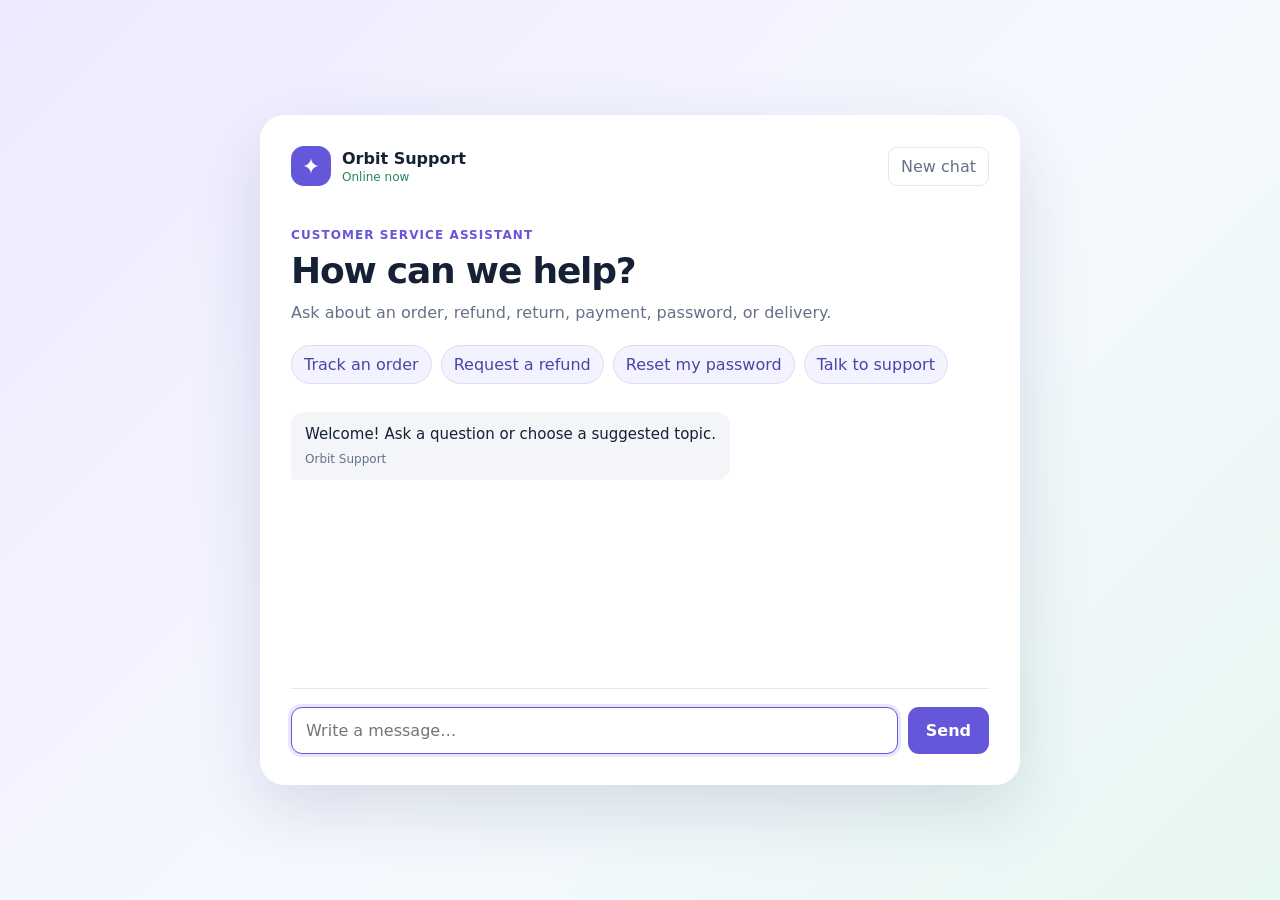
<file: customer-service-chatbot-v2/index.html>
<!doctype html>
<html lang="en">
  <head>
    <meta charset="utf-8">
    <meta name="viewport" content="width=device-width, initial-scale=1">
    <title>Orbit Support Chat</title>
    <link rel="stylesheet" href="styles.css">
  </head>
  <body>
    <main class="shell">
      <header>
        <div class="brand"><span>✦</span><div><strong>Orbit Support</strong><small>Online now</small></div></div>
        <button id="restart" type="button">New chat</button>
      </header>
      <section class="intro">
        <p class="eyebrow">Customer service assistant</p>
        <h1>How can we help?</h1>
        <p>Ask about an order, refund, return, payment, password, or delivery.</p>
      </section>
      <div class="suggestions" id="suggestions">
        <button type="button">Track an order</button>
        <button type="button">Request a refund</button>
        <button type="button">Reset my password</button>
        <button type="button">Talk to support</button>
      </div>
      <section class="chat" id="chat" aria-live="polite"></section>
      <form id="chat-form">
        <label class="visually-hidden" for="message">Your message</label>
        <input id="message" autocomplete="off" maxlength="280" placeholder="Write a message…">
        <button class="send" type="submit">Send</button>
      </form>
    </main>
    <script src="app.js"></script>
  </body>
</html>
</file>
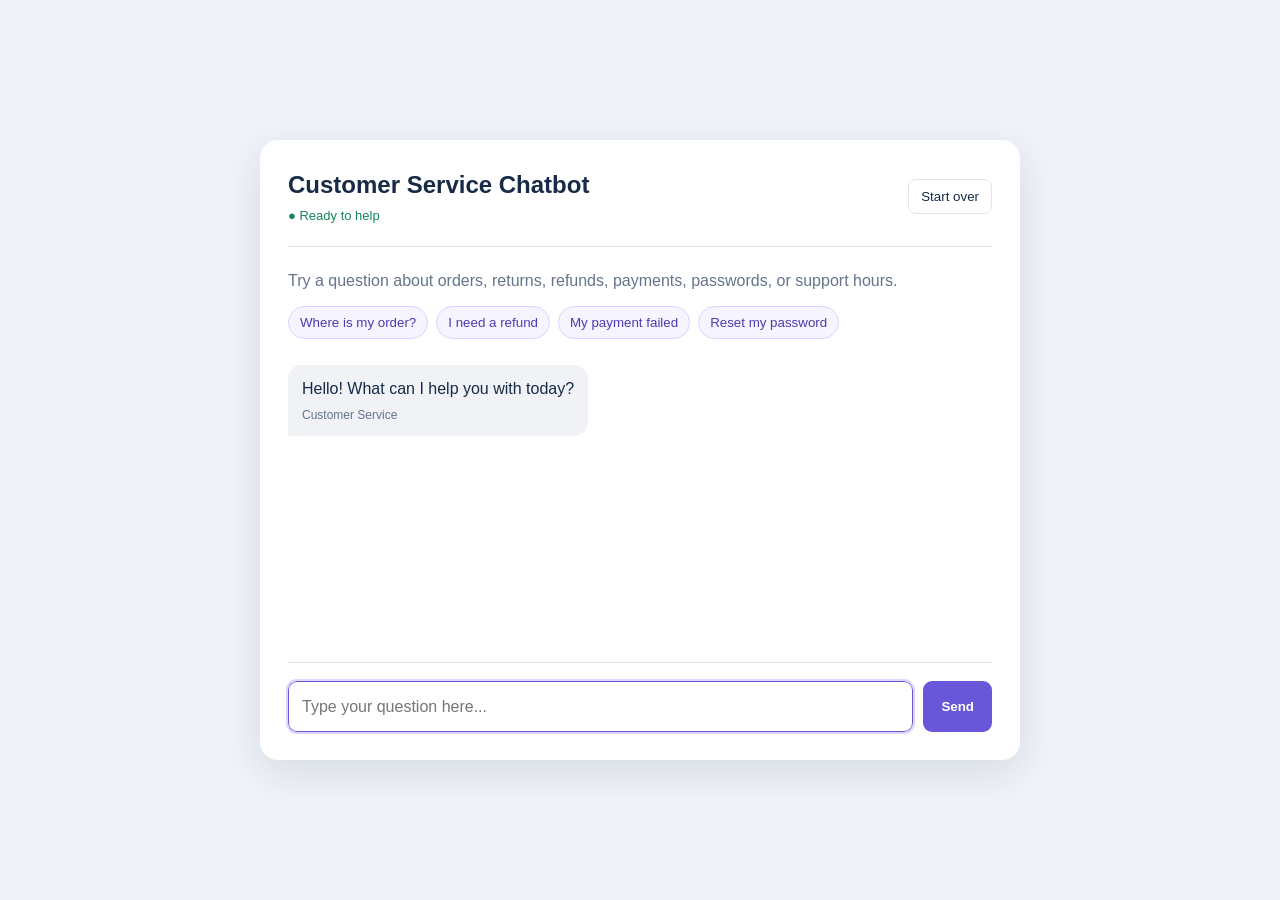
<file: customer-service-chatbot-v3/index.html>
<!doctype html>
<html lang="en">
<head>
  <meta charset="utf-8">
  <meta name="viewport" content="width=device-width, initial-scale=1">
  <title>Simple Customer Service Chatbot</title>
  <style>
    :root { --navy:#172a46; --purple:#6858d9; --soft:#f5f4ff; --line:#e2e5eb; --muted:#64748b; }
    * { box-sizing:border-box; }
    body { margin:0; min-height:100vh; display:grid; place-items:center; background:#f0f3f8; font:16px/1.45 Arial,sans-serif; color:var(--navy); }
    main { width:min(760px,calc(100% - 28px)); min-height:620px; padding:28px; display:flex; flex-direction:column; background:#fff; border-radius:18px; box-shadow:0 12px 40px #233a5b20; }
    header { display:flex; align-items:center; justify-content:space-between; border-bottom:1px solid var(--line); padding-bottom:20px; }
    h1 { margin:0; font-size:24px; } .status { color:#168556; font-size:13px; margin-top:4px; }
    #reset { border:1px solid var(--line); background:#fff; padding:9px 12px; border-radius:8px; cursor:pointer; color:var(--navy); }
    .help { color:var(--muted); margin:22px 0 14px; }
    #quick { display:flex; flex-wrap:wrap; gap:8px; margin-bottom:16px; }
    #quick button { border:1px solid #d9d4ff; background:var(--soft); color:#4c3caf; border-radius:999px; padding:8px 11px; cursor:pointer; }
    #messages { flex:1; min-height:260px; display:flex; flex-direction:column; gap:12px; padding:10px 0 20px; overflow-y:auto; }
    .message { max-width:82%; padding:12px 14px; border-radius:14px; white-space:pre-wrap; }
    .bot { align-self:flex-start; background:#f0f2f6; border-bottom-left-radius:3px; }
    .user { align-self:flex-end; background:var(--purple); color:#fff; border-bottom-right-radius:3px; }
    .tag { display:block; margin-top:7px; font-size:12px; color:var(--muted); } .user .tag { color:#e7e3ff; }
    form { display:grid; grid-template-columns:1fr auto; gap:10px; padding-top:18px; border-top:1px solid var(--line); }
    input { min-width:0; padding:13px; border:1px solid #cbd2dd; border-radius:9px; font:inherit; } input:focus { outline:2px solid #dcd7ff; border-color:var(--purple); }
    form button { background:var(--purple); border:0; color:#fff; border-radius:9px; padding:0 18px; cursor:pointer; font-weight:bold; }
  </style>
</head>
<body>
  <main>
    <header>
      <div><h1>Customer Service Chatbot</h1><div class="status">● Ready to help</div></div>
      <button id="reset" type="button">Start over</button>
    </header>
    <p class="help">Try a question about orders, returns, refunds, payments, passwords, or support hours.</p>
    <div id="quick">
      <button type="button">Where is my order?</button>
      <button type="button">I need a refund</button>
      <button type="button">My payment failed</button>
      <button type="button">Reset my password</button>
    </div>
    <section id="messages" aria-live="polite"></section>
    <form id="form">
      <input id="input" autocomplete="off" placeholder="Type your question here..." maxlength="250">
      <button type="submit">Send</button>
    </form>
  </main>
  <script>
    const topics = [
      { name:"Order tracking", test:["order","package","track","delivery","shipping"], reply:"Open Account > Orders and choose your order to view its current delivery status and tracking link." },
      { name:"Returns", test:["return","exchange","damaged","wrong item"], reply:"Open Account > Orders, select the item, then choose Return or Exchange. Follow the on-screen return instructions." },
      { name:"Refunds", test:["refund","money back","reimbursement"], reply:"Approved refunds normally appear within 5 to 7 business days. Your bank may need up to 2 more business days to process it." },
      { name:"Payments", test:["payment","card","charged","billing","checkout"], reply:"Please check your card number, billing address, and bank approval. Duplicate pending charges usually disappear within 24 to 48 hours." },
      { name:"Account access", test:["password","login","log in","account","reset"], reply:"Select Forgot password on the sign-in page. A reset link will be sent to your registered email address." },
      { name:"Support hours", test:["agent","human","support","contact","hours"], reply:"Support agents are available Monday to Friday, 9 AM to 6 PM. Include your order number when you contact the team." }
    ];
    const messages = document.getElementById("messages");
    const input = document.getElementById("input");

    function add(text, type, label) {
      const item = document.createElement("div");
      item.className = "message " + type;
      item.textContent = text;
      const tag = document.createElement("span");
      tag.className = "tag";
      tag.textContent = label;
      item.appendChild(tag);
      messages.appendChild(item);
      messages.scrollTop = messages.scrollHeight;
    }
    function replyTo(text) {
      const lower = text.toLowerCase();
      const match = topics.find((topic) => topic.test.some((term) => lower.includes(term)));
      if (match) add(match.reply, "bot", "Topic: " + match.name);
      else add("I could not identify the topic. Please ask about an order, return, refund, payment, password, or contacting support.", "bot", "Need more detail");
    }
    function send(text) {
      const question = text.trim();
      if (!question) return;
      add(question, "user", "You");
      input.value = "";
      window.setTimeout(() => replyTo(question), 180);
    }
    document.getElementById("form").addEventListener("submit", (event) => { event.preventDefault(); send(input.value); });
    document.getElementById("quick").addEventListener("click", (event) => { if (event.target.tagName === "BUTTON") send(event.target.textContent); });
    document.getElementById("reset").addEventListener("click", () => {
      messages.replaceChildren();
      add("Hello! What can I help you with today?", "bot", "Customer Service");
      input.focus();
    });
    document.getElementById("reset").click();
  </script>
</body>
</html>
</file>
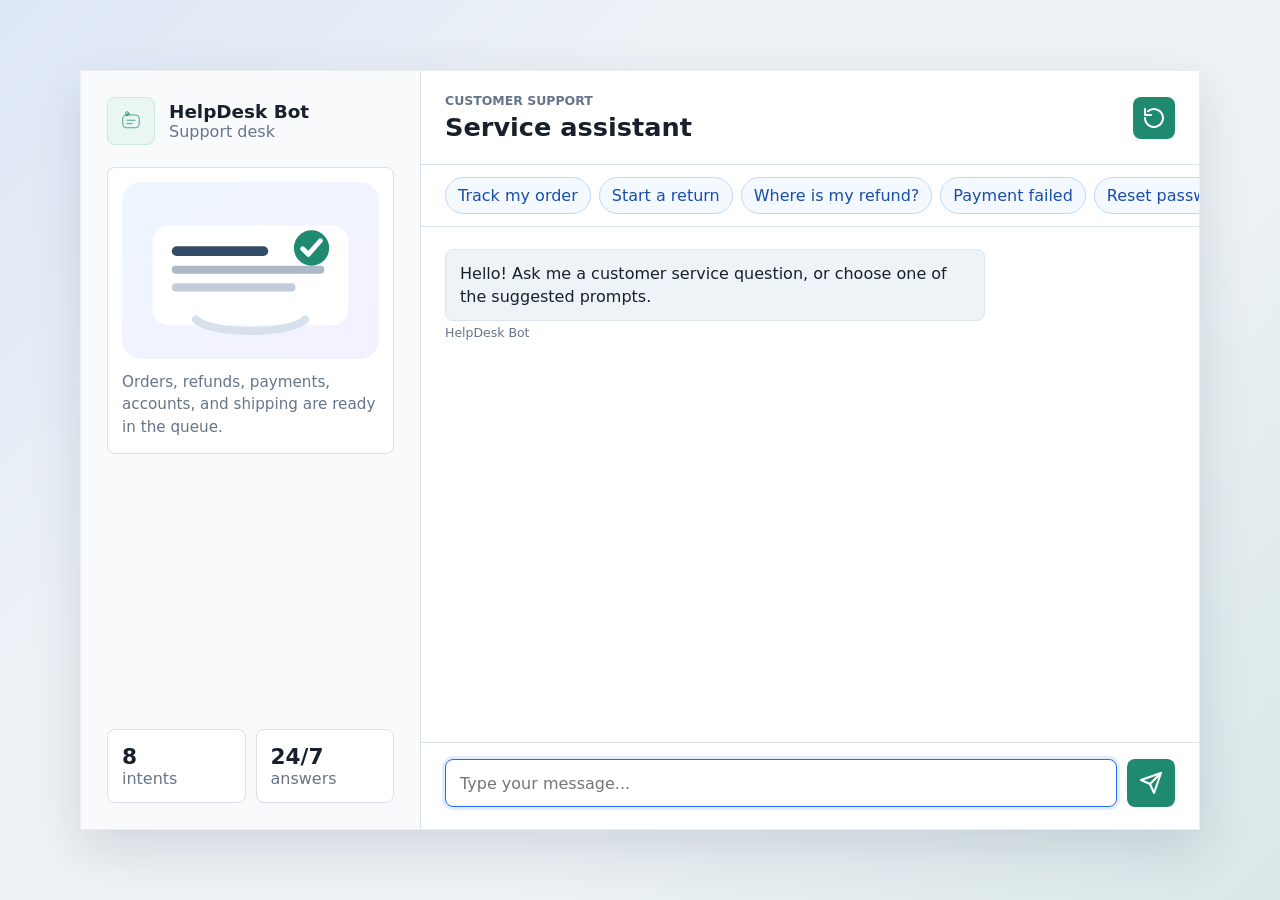
<file: customer-service-chatbot/index.html>
<!doctype html>
<html lang="en">
  <head>
    <meta charset="utf-8" />
    <meta name="viewport" content="width=device-width, initial-scale=1" />
    <title>Customer Service Chatbot</title>
    <link rel="stylesheet" href="styles.css" />
  </head>
  <body>
    <main class="app-shell">
      <section class="support-panel" aria-label="Customer support assistant">
        <aside class="sidebar">
          <div class="brand-row">
            <div class="brand-mark" aria-hidden="true">
              <svg viewBox="0 0 64 64" role="img">
                <rect x="10" y="16" width="44" height="34" rx="10"></rect>
                <path d="M21 30h22M21 39h14"></path>
                <circle cx="22" cy="12" r="5"></circle>
                <path d="M22 17v-7"></path>
              </svg>
            </div>
            <div>
              <h1>HelpDesk Bot</h1>
              <p>Support desk</p>
            </div>
          </div>

          <div class="agent-card">
            <img
              src="data:image/svg+xml,%3Csvg xmlns='http://www.w3.org/2000/svg' width='320' height='220' viewBox='0 0 320 220'%3E%3Cdefs%3E%3ClinearGradient id='a' x1='0' x2='1' y1='0' y2='1'%3E%3Cstop stop-color='%23eef6ff'/%3E%3Cstop offset='1' stop-color='%23f4f1ff'/%3E%3C/linearGradient%3E%3C/defs%3E%3Crect width='320' height='220' rx='24' fill='url(%23a)'/%3E%3Crect x='38' y='54' width='244' height='124' rx='20' fill='%23ffffff'/%3E%3Crect x='62' y='80' width='120' height='12' rx='6' fill='%23344b66'/%3E%3Crect x='62' y='104' width='190' height='10' rx='5' fill='%23aeb9c8'/%3E%3Crect x='62' y='126' width='154' height='10' rx='5' fill='%23c4ccd8'/%3E%3Ccircle cx='236' cy='82' r='22' fill='%231f8a70'/%3E%3Cpath d='M225 83l7 7 15-17' fill='none' stroke='white' stroke-width='6' stroke-linecap='round' stroke-linejoin='round'/%3E%3Cpath d='M92 171c20 19 116 19 136 0' fill='none' stroke='%23d8e0ec' stroke-width='10' stroke-linecap='round'/%3E%3C/svg%3E"
              alt="Support ticket illustration"
            />
            <p>Orders, refunds, payments, accounts, and shipping are ready in the queue.</p>
          </div>

          <div class="stats-grid" aria-label="Chatbot capabilities">
            <div>
              <strong id="intentCount">0</strong>
              <span>intents</span>
            </div>
            <div>
              <strong>24/7</strong>
              <span>answers</span>
            </div>
          </div>
        </aside>

        <section class="chat-panel">
          <header class="chat-header">
            <div>
              <p class="eyebrow">Customer support</p>
              <h2>Service assistant</h2>
            </div>
            <button class="icon-button" id="resetChat" type="button" aria-label="Reset chat" title="Reset chat">
              <svg viewBox="0 0 24 24" aria-hidden="true">
                <path d="M3 12a9 9 0 1 0 3-6.7"></path>
                <path d="M3 3v6h6"></path>
              </svg>
            </button>
          </header>

          <div class="quick-replies" id="quickReplies" aria-label="Suggested questions"></div>

          <div class="messages" id="messages" aria-live="polite"></div>

          <form class="composer" id="chatForm">
            <label for="messageInput" class="sr-only">Message</label>
            <input
              id="messageInput"
              type="text"
              autocomplete="off"
              placeholder="Type your message..."
              maxlength="220"
            />
            <button type="submit" aria-label="Send message" title="Send message">
              <svg viewBox="0 0 24 24" aria-hidden="true">
                <path d="M22 2L11 13"></path>
                <path d="M22 2l-7 20-4-9-9-4 20-7z"></path>
              </svg>
            </button>
          </form>
        </section>
      </section>
    </main>

    <script src="app.js"></script>
  </body>
</html>
</file>
<file: customer-service-chatbot-v2/styles.css>
:root { --ink:#162136; --muted:#657188; --brand:#6557d9; --brand-dark:#5043bc; --surface:#fff; --soft:#f3f2ff; --line:#e4e6ee; }
* { box-sizing:border-box; }
body { margin:0; min-height:100vh; display:grid; place-items:center; background:linear-gradient(135deg,#edeaff,#f6f9ff 55%,#e7f7f2); color:var(--ink); font-family:Inter,system-ui,-apple-system,"Segoe UI",sans-serif; }
button,input { font:inherit; }
.shell { width:min(760px,calc(100% - 32px)); min-height:670px; padding:30px; background:var(--surface); border:1px solid #ffffff; border-radius:24px; box-shadow:0 25px 70px #24345a26; display:flex; flex-direction:column; }
header { display:flex; justify-content:space-between; align-items:center; gap:20px; }
.brand { display:flex; align-items:center; gap:11px; }.brand > span { width:40px; height:40px; display:grid; place-items:center; border-radius:13px; color:#fff; background:var(--brand); font-size:22px; }.brand strong,.brand small { display:block; }.brand small { margin-top:2px; color:#228760; font-size:12px; }
header button { border:1px solid var(--line); background:#fff; color:var(--muted); border-radius:9px; padding:9px 12px; cursor:pointer; }
.intro { margin:42px 0 20px; }.eyebrow { margin:0 0 8px; color:var(--brand); text-transform:uppercase; letter-spacing:.09em; font-size:12px; font-weight:800; }.intro h1 { margin:0; font-size:36px; letter-spacing:-1.2px; }.intro p:last-child { margin:10px 0 0; color:var(--muted); line-height:1.5; }
.suggestions { display:flex; flex-wrap:wrap; gap:9px; margin-bottom:20px; }.suggestions button { cursor:pointer; border:1px solid #dedaf9; background:var(--soft); color:#4d43a7; padding:9px 12px; border-radius:99px; }
.chat { flex:1; min-height:230px; padding:8px 0 18px; display:flex; flex-direction:column; gap:14px; overflow-y:auto; }
.message { max-width:82%; padding:12px 14px; border-radius:14px; line-height:1.45; font-size:15px; }.bot { align-self:flex-start; background:#f3f5f9; border-bottom-left-radius:4px; }.user { align-self:flex-end; color:#fff; background:var(--brand); border-bottom-right-radius:4px; }.hint { color:var(--muted); font-size:12px; margin-top:5px; }
form { display:grid; grid-template-columns:1fr auto; gap:10px; padding-top:18px; border-top:1px solid var(--line); } input { min-width:0; border:1px solid #cfd4df; border-radius:11px; padding:13px 14px; outline:none; } input:focus { border-color:var(--brand); box-shadow:0 0 0 3px #e8e6ff; }.send { border:0; border-radius:11px; background:var(--brand); color:#fff; padding:0 18px; font-weight:700; cursor:pointer; }.send:hover { background:var(--brand-dark); }.visually-hidden { position:absolute; width:1px; height:1px; overflow:hidden; clip:rect(0,0,0,0); }
@media (max-width:560px) { body { display:block; }.shell { width:100%; min-height:100vh; border-radius:0; padding:22px; }.intro { margin-top:35px; }.intro h1 { font-size:30px; } }
</file>
<file: customer-service-chatbot/styles.css>
:root {
  color-scheme: light;
  --ink: #17202b;
  --muted: #66758a;
  --line: #d9e1eb;
  --panel: #ffffff;
  --soft: #f5f7fa;
  --accent: #1f8a70;
  --accent-strong: #146c58;
  --blue: #246bfe;
  --bot: #eef3f8;
  --user: #1f8a70;
  --shadow: 0 18px 48px rgba(31, 48, 71, 0.14);
}

* {
  box-sizing: border-box;
}

body {
  margin: 0;
  min-height: 100vh;
  font-family: Inter, ui-sans-serif, system-ui, -apple-system, BlinkMacSystemFont, "Segoe UI", sans-serif;
  color: var(--ink);
  background:
    linear-gradient(135deg, rgba(36, 107, 254, 0.08), transparent 34%),
    linear-gradient(315deg, rgba(31, 138, 112, 0.10), transparent 38%),
    #eef2f6;
}

button,
input {
  font: inherit;
}

.app-shell {
  min-height: 100vh;
  padding: 24px;
  display: grid;
  place-items: center;
}

.support-panel {
  width: min(1120px, 100%);
  height: min(760px, calc(100vh - 48px));
  min-height: 620px;
  display: grid;
  grid-template-columns: 340px minmax(0, 1fr);
  background: var(--panel);
  border: 1px solid rgba(23, 32, 43, 0.08);
  box-shadow: var(--shadow);
  overflow: hidden;
}

.sidebar {
  padding: 26px;
  background: #f8fafc;
  border-right: 1px solid var(--line);
  display: flex;
  flex-direction: column;
  gap: 22px;
}

.brand-row {
  display: flex;
  gap: 14px;
  align-items: center;
}

.brand-mark {
  width: 48px;
  height: 48px;
  display: grid;
  place-items: center;
  background: #e9f6f2;
  border: 1px solid #cde8df;
  border-radius: 8px;
  color: var(--accent);
  flex: 0 0 auto;
}

.brand-mark svg,
.icon-button svg,
.composer button svg {
  width: 24px;
  height: 24px;
  fill: none;
  stroke: currentColor;
  stroke-width: 2;
  stroke-linecap: round;
  stroke-linejoin: round;
}

h1,
h2,
p {
  margin: 0;
}

h1 {
  font-size: 1.15rem;
}

.brand-row p,
.agent-card p,
.stats-grid span,
.eyebrow {
  color: var(--muted);
}

.agent-card {
  padding: 14px;
  background: var(--panel);
  border: 1px solid var(--line);
  border-radius: 8px;
}

.agent-card img {
  display: block;
  width: 100%;
  aspect-ratio: 16 / 11;
  object-fit: cover;
  border-radius: 6px;
  margin-bottom: 12px;
}

.agent-card p {
  line-height: 1.5;
  font-size: 0.95rem;
}

.stats-grid {
  display: grid;
  grid-template-columns: repeat(2, minmax(0, 1fr));
  gap: 10px;
  margin-top: auto;
}

.stats-grid div {
  padding: 14px;
  border: 1px solid var(--line);
  background: var(--panel);
  border-radius: 8px;
}

.stats-grid strong,
.stats-grid span {
  display: block;
}

.stats-grid strong {
  font-size: 1.35rem;
}

.chat-panel {
  min-width: 0;
  display: grid;
  grid-template-rows: auto auto 1fr auto;
  background: var(--panel);
}

.chat-header {
  min-height: 94px;
  padding: 22px 24px;
  border-bottom: 1px solid var(--line);
  display: flex;
  align-items: center;
  justify-content: space-between;
  gap: 16px;
}

.eyebrow {
  text-transform: uppercase;
  letter-spacing: 0;
  font-size: 0.78rem;
  font-weight: 700;
}

.chat-header h2 {
  margin-top: 4px;
  font-size: clamp(1.25rem, 2vw, 1.65rem);
}

.icon-button,
.composer button {
  border: 0;
  color: #fff;
  background: var(--accent);
  cursor: pointer;
  transition: transform 0.15s ease, background 0.15s ease;
}

.icon-button {
  width: 42px;
  height: 42px;
  border-radius: 8px;
  display: grid;
  place-items: center;
  flex: 0 0 auto;
}

.icon-button:hover,
.composer button:hover {
  background: var(--accent-strong);
}

.icon-button:active,
.composer button:active,
.quick-replies button:active {
  transform: translateY(1px);
}

.quick-replies {
  min-height: 58px;
  padding: 12px 24px;
  border-bottom: 1px solid var(--line);
  display: flex;
  gap: 8px;
  overflow-x: auto;
}

.quick-replies button {
  flex: 0 0 auto;
  border: 1px solid #bfd7ff;
  background: #f4f8ff;
  color: #164eaa;
  border-radius: 999px;
  padding: 8px 12px;
  cursor: pointer;
  white-space: nowrap;
}

.messages {
  padding: 22px 24px;
  overflow-y: auto;
  display: flex;
  flex-direction: column;
  gap: 14px;
  background:
    linear-gradient(rgba(255, 255, 255, 0.88), rgba(255, 255, 255, 0.88)),
    repeating-linear-gradient(0deg, transparent 0 29px, rgba(36, 107, 254, 0.06) 30px);
}

.message {
  max-width: min(74%, 620px);
  display: grid;
  gap: 4px;
}

.message.user {
  align-self: flex-end;
}

.bubble {
  padding: 12px 14px;
  border-radius: 8px;
  line-height: 1.45;
  overflow-wrap: anywhere;
}

.bot .bubble {
  background: var(--bot);
  border: 1px solid #dce5ef;
}

.user .bubble {
  background: var(--user);
  color: #fff;
}

.meta {
  font-size: 0.78rem;
  color: var(--muted);
}

.user .meta {
  text-align: right;
}

.composer {
  padding: 16px 24px 22px;
  border-top: 1px solid var(--line);
  display: grid;
  grid-template-columns: 1fr 48px;
  gap: 10px;
  background: var(--panel);
}

.composer input {
  min-width: 0;
  height: 48px;
  border: 1px solid var(--line);
  border-radius: 8px;
  padding: 0 14px;
  outline: none;
}

.composer input:focus {
  border-color: var(--blue);
  box-shadow: 0 0 0 3px rgba(36, 107, 254, 0.12);
}

.composer button {
  width: 48px;
  height: 48px;
  border-radius: 8px;
  display: grid;
  place-items: center;
}

.sr-only {
  position: absolute;
  width: 1px;
  height: 1px;
  padding: 0;
  margin: -1px;
  overflow: hidden;
  clip: rect(0, 0, 0, 0);
  white-space: nowrap;
  border: 0;
}

@media (max-width: 840px) {
  .app-shell {
    padding: 0;
    display: block;
  }

  .support-panel {
    height: 100vh;
    min-height: 0;
    grid-template-columns: 1fr;
    border: 0;
  }

  .sidebar {
    display: none;
  }

  .chat-panel {
    min-height: 100vh;
  }

  .message {
    max-width: 88%;
  }

  .chat-header,
  .quick-replies,
  .messages,
  .composer {
    padding-left: 16px;
    padding-right: 16px;
  }
}
</file>
